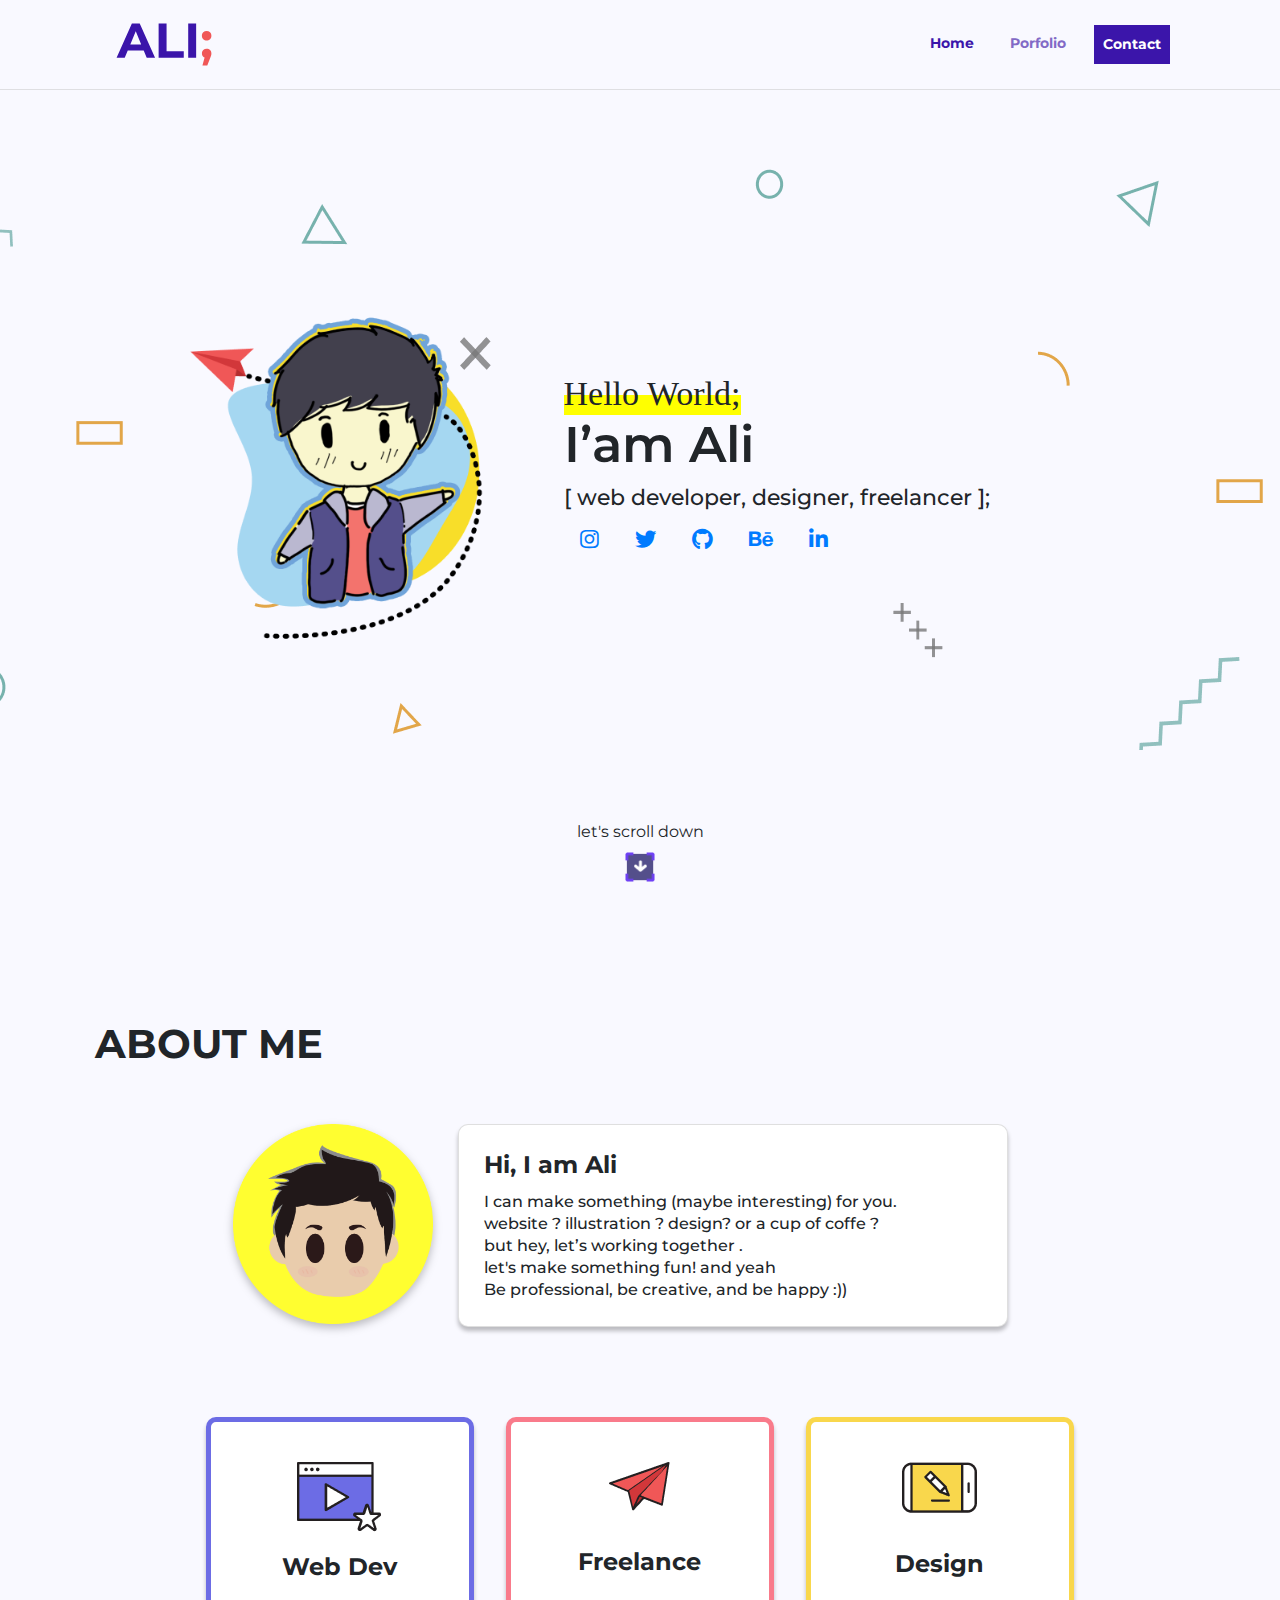
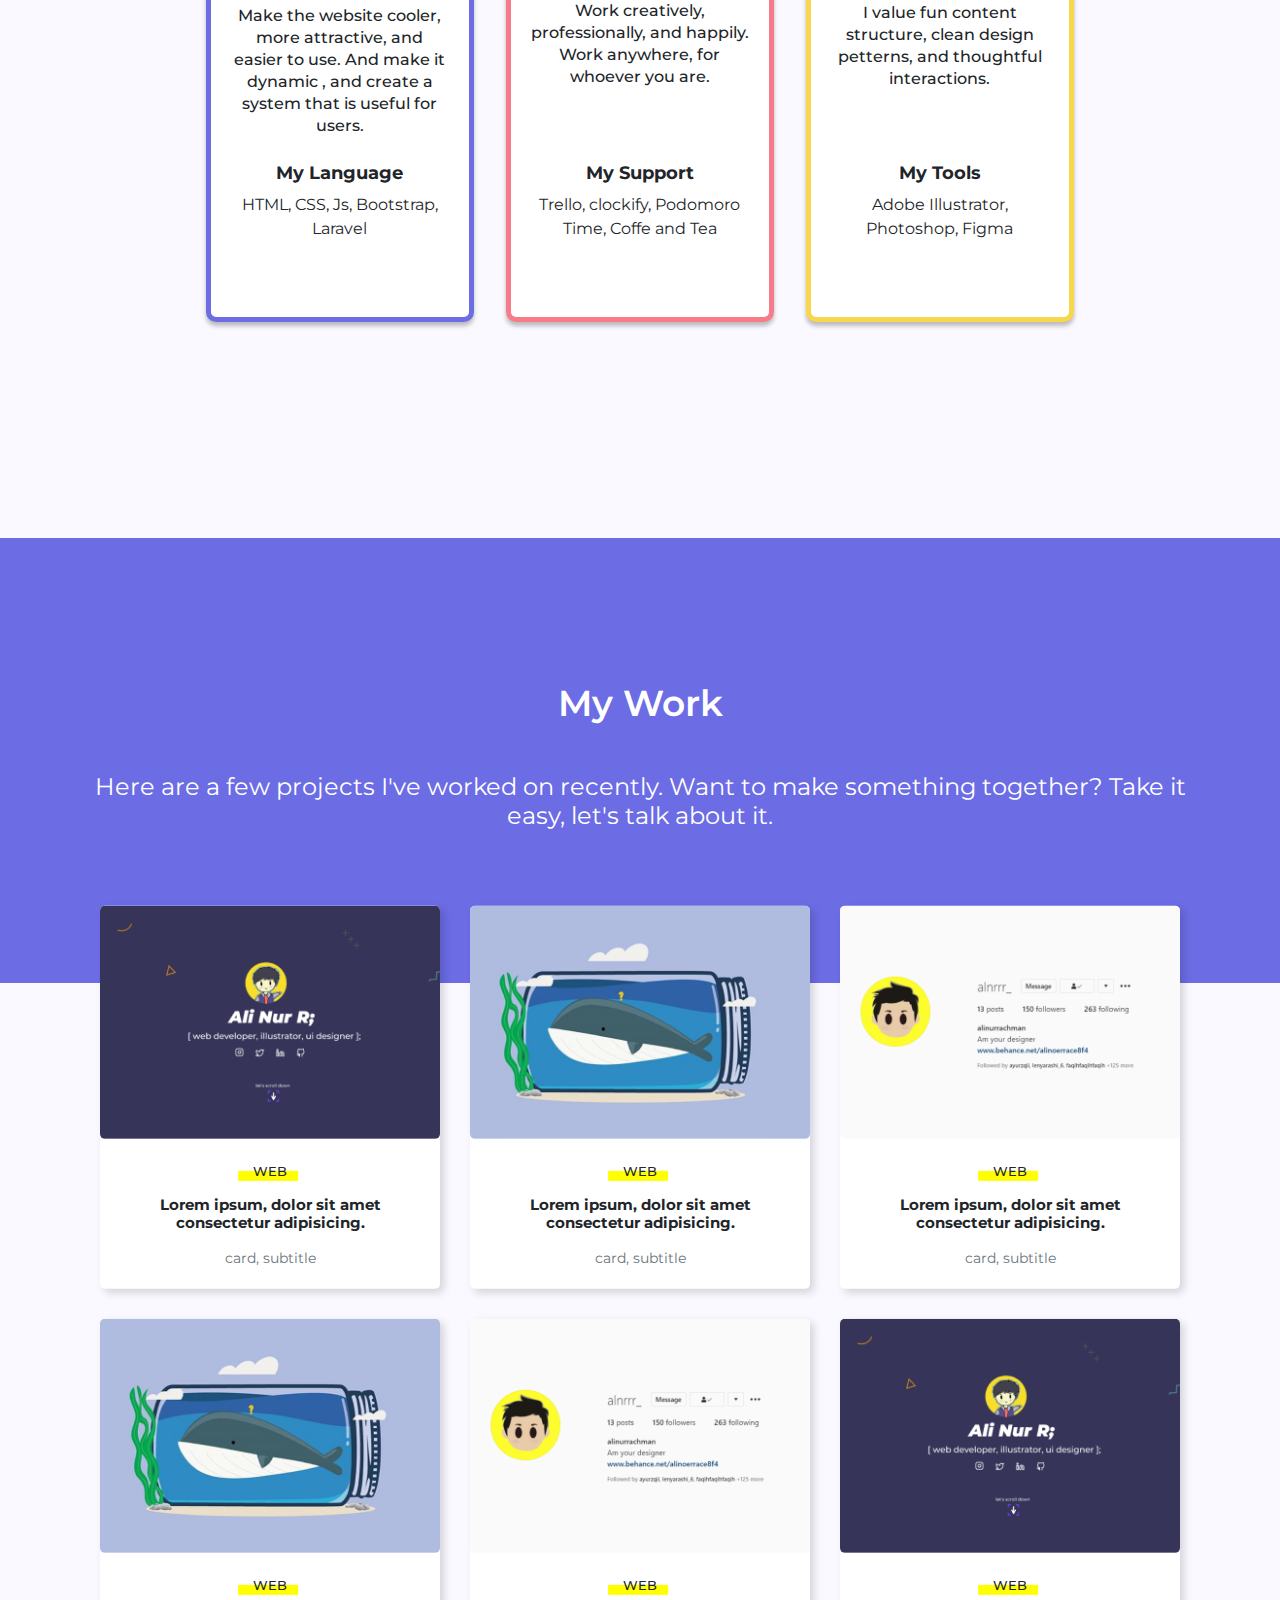
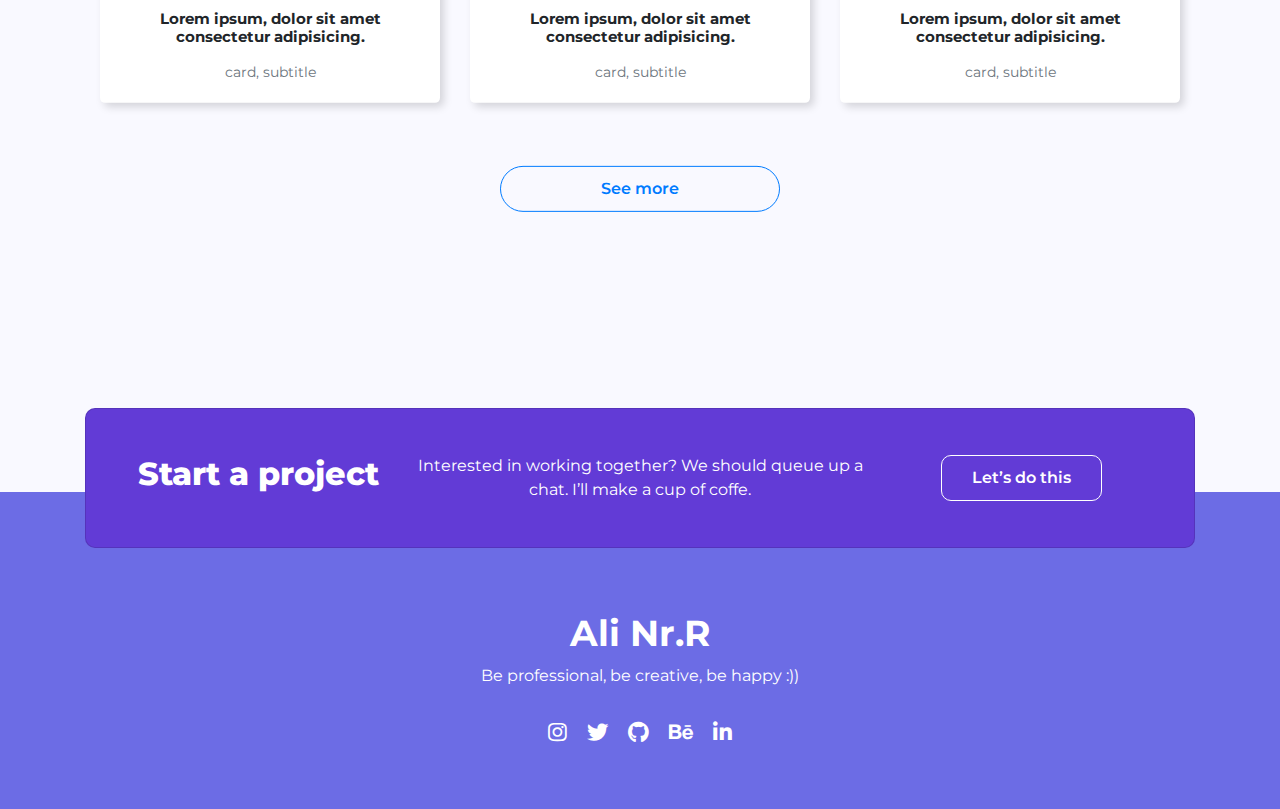
<file: index.html>
<!doctype html>
<html lang="en">

<head>
	<title>Ali-3</title>
	<!-- Required meta tags -->
	<meta charset="utf-8">
	<meta name="viewport" content="width=device-width, initial-scale=1, shrink-to-fit=no">

	<!-- Bootstrap CSS -->
	<link rel="stylesheet" href="https://stackpath.bootstrapcdn.com/bootstrap/4.3.1/css/bootstrap.min.css"
		integrity="sha384-ggOyR0iXCbMQv3Xipma34MD+dH/1fQ784/j6cY/iJTQUOhcWr7x9JvoRxT2MZw1T" crossorigin="anonymous">

	<!--  font awesome icons  -->
	<!-- <link rel="stylesheet" href="css/all.min.css"> -->
	<link rel="stylesheet" href="fontawesome/css/all.min.css" />

	<link href="https://fonts.googleapis.com/css2?family=Montserrat:wght@300;400;500;600;700;800;900&display=swap"
		rel="stylesheet">
	<!-- animate css -->
	<link rel="stylesheet" href="https://cdnjs.cloudflare.com/ajax/libs/animate.css/4.1.1/animate.min.css" />
	<!--  custom css file  -->
	<link rel="stylesheet" href="css/style.css">

</head>

<body>

	<!-- header -->
	<header class="animate__animated animate__fadeInDown animate__faster">
		<div class="container ">
			<nav class="navbar navbar-expand-lg navbar-light ">
				<div class="container">
					<a class="navbar-brand" href="index.html">
						<img src="img/Ali-Logo.svg" class="img ml-3" alt="Ali Nur Logo">
					</a>
					<button class="navbar-toggler" type="button" data-toggle="collapse" data-target="#navbarSupportedContent"
						aria-controls="navbarSupportedContent" aria-expanded="false" aria-label="Toggle navigation">
						<span class="navbar-toggler-icon"></span>
					</button>

					<div class="collapse navbar-collapse" id="navbarSupportedContent">
						<ul class="navbar-nav ml-auto">
							<li class="nav-item active">
								<a class="nav-link" href="index.html">Home</a>
							</li>
							<li class="nav-item">
								<a class="nav-link" href="portfolio.html">Porfolio</a>
							</li>
							<li class="nav-item">
								<a class=" nav-buttom" href="contact.html">Contact</a>
							</li>
						</ul>
					</div>
				</div>
			</nav>
		</div>
	</header>

	<!-- banner -->
	<div class="banner">
		<div class="container">
			<!-- content -->
			<div class="row mt-5 banner-content">
				<div class="col-lg-5 col-md-12 banner-image animate__animated animate__fadeIn animate__slow">
					<img src="img/icon-ali.png" class="icon-ali	" alt="ali nur icon">
				</div>
				<div class="col-lg-7 col-md-12 my-auto px-3 banner-text animate__animated animate__fadeIn animate__slow">
					<h5 class="banner_content_stabilo">Hello World;</h5>
					<h1>I’am Ali</h1>
					<p>[ web developer, designer, freelancer ];</p>
					<div class="icon my-3">
						<a target="_blank" href="https://www.instagram.com/alinurrachman/"><i class="fab fa-instagram fa-lg"></i>
						</a>
						<a target="_blank" href="https://twitter.com/alinurrachman"><i class="fab fa-twitter fa-lg"></i></a>
						<a target="_blank" href="https://github.com/Alinurrr"><i class="fab fa-github fa-lg"></i></a>
						<a target="_blank" href="https://www.behance.net/alinoerrace8f4"><i class="fab fa-behance fa-lg"></i></a>
						<a target="_blank" href="https://www.linkedin.com/in/ali-nur-rachman-426b2b1b7/"><i
								class="fab fa-linkedin-in fa-lg"></i></a>
					</div>
				</div>
			</div>

			<!-- content scroll down -->
			<div class="row banner-footer ">
				<div class="banner-footer-content mt-3	animate__animated animate__fadeInDown ">
					<p class="mb-2">let's scroll down</p>
					<a href="">
						<img src="img/panah-utama.png" class="mt-0" width="30">
					</a>
				</div>
			</div>
		</div>
	</div>

	<!-- About -->
	<div class="content_about" id="content_about">
		<div class="container">

			<div class="col-md-12 about-me">
				<h1>ABOUT ME</h1>
			</div>


			<div class="row">

				<div class="col-md-12 my-5">

					<div class="row no-gutters ">
						<div class="col-lg-4 col-md-12 bungkus-circle-ali">
							<img src="img/icon2.png" class="img img-fluid circle-ali" alt="alinr icon">
						</div>

						<div class="col-lg-6 col-md-12">
							<div class="card mb-3 card-utama">
								<div class="card-body ">
									<h3 class="card-title">Hi, I am Ali</h3>
									<p class="card-text my-0">I can make something (maybe interesting) for you.</p>
									<p class="card-text my-0">website ? illustration ? design? or a cup of coffe ? </p>
									<p class="card-text my-0">but hey, let’s working together . </p>
									<p class="card-text my-0">let's make something fun! and yeah</p>
									<p class="card-text my-0">Be professional, be creative, and be happy :))</p>
								</div>
							</div>
						</div>
					</div>

				</div>

				<div class="col-md-12 my-skills">
					<div class="row no-gutters">

						<div class="col-lg-4 col-md-12 my-3">
							<div class="card h-100 mx-3 card-skills skill-web">
								<div class="image-skill">
									<img src="img/web.png" class="img img-fluid ">
								</div>
								<div class="card-body pb-0">
									<h5 class="card-title">Web Dev</h5>
									<p class="card-text mt-4">Make the website cooler, more attractive, and easier to use. And make it
										dynamic , and create a system that is useful for users.</p>
								</div>
								<div class="card-footer">
									<h6 class="card-subtitle mb-2">My Language</h6>
									<p class="card-text">HTML, CSS, Js, Bootstrap, Laravel</p>
								</div>
							</div>
						</div>

						<div class="col-lg-4 col-md-12 my-3">
							<div class="card h-100 mx-3 card-skills skill-plane">
								<div class="image-skill">
									<img src="img/pesawat.png" class="img img-fluid mb-3">
								</div>
								<div class="card-body pb-0">
									<h5 class="card-title">Freelance</h5>
									<p class="card-text mt-4">Work creatively, professionally, and happily. Work anywhere, for whoever you
										are.</p>
								</div>
								<div class="card-footer">
									<h6 class="card-subtitle mb-2">My Support</h6>
									<p class="card-text">Trello, clockify, Podomoro Time, Coffe and Tea</p>
								</div>
							</div>
						</div>

						<div class="col-lg-4 col-md-12 my-3">
							<div class="card h-100 mx-3 card-skills skill-draw">
								<div class="image-skill">
									<img src="img/pensil.png" class="img img-fluid mb-3">
								</div>
								<div class="card-body pb-0">
									<h5 class="card-title">Design</h5>
									<p class="card-text mt-4">I value fun content structure, clean design petterns, and thoughtful
										interactions.</p>
								</div>
								<div class="card-footer">
									<h6 class="card-subtitle mb-2">My Tools</h6>
									<p class="card-text">Adobe Illustrator, Photoshop, Figma</p>
								</div>
							</div>
						</div>

					</div>
				</div>

			</div>
		</div>
	</div>

	<!-- my work -->

	<!-- banner -->
	<section class="section is-medium is-primary has-text-centered is-long my-work ">
		<div class="container">
			<div class="columns is-centered">
				<div class="column">
					<h1 class="my-work-tittle mb-5">My Work</h1>
					<h2 class="my-work-subtittle">Here are a few projects I've worked on recently. Want to make something
						together? Take it easy, let's talk about it.</h2>
				</div>
			</div>
		</div>
	</section>



	<!-- Modal -->
	<div class="modal fade" id="exampleModal" tabindex="-1" role="dialog" aria-labelledby="exampleModalLabel"
		aria-hidden="true">
		<div class="modal-dialog modal-lg modal-dialog-centered" role="document">
			<div class="modal-content">
				<div class="modal-header">
					<h3 class="font-weight-normal mb-3">Lorem ipsum dolor sit amet</h3>
					<button type="button" class="close" data-dismiss="modal" aria-label="Close">
						<span aria-hidden="true">&times;</span>
					</button>
				</div>
				<div class="modal-body">
					<!-- Grid row -->
					<div class="row">
						<!-- Grid column -->
						<div class="col-md-12">
							<div class="view rounded-right">
								<img class="img-fluid " src="img/my-work/web1.png" alt="Sample image">
							</div>

							<div class="text">
								<p class="text-muted">Lorem ipsum dolor sit amet consectetur adipisicing elit. Aut maiores soluta,
									distinctio accusamus voluptates magni, culpa iste labore et ex assumenda, voluptate officia amet cum
									corrupti cumque nesciunt consequuntur provident!</p>

								<ul class="list-unstyled font-small mt-5">
									<li>
										<p class="text-uppercase mb-2"><strong>Client</strong></p>
										<p class="text-muted mb-4">Envato Inc.</p>
									</li>

									<li>
										<p class="text-uppercase mb-2"><strong>Skills</strong></p>
										<p class="text-muted mb-4">Design, HTML, CSS, Javascript</p>
									</li>

									<li>
										<p class="text-uppercase mb-2"><strong>Link</strong></p>
										<a href="https://mdbootstrap.com/docs/jquery/design-blocks/">MDBootstrap</a>
									</li>
								</ul>
							</div>

						</div>
						<!-- Grid column -->

					</div>
					<!-- Grid row -->

				</div>
			</div>
		</div>
	</div>

	<section class="my-work-list">
		<div class="container">
			<div class="col-lg-12 my-work-card">
				<div class="row">

					<div class="col-lg-4 col-md-6 col-12">
						<a class="card" data-toggle="modal" data-target="#exampleModal">
							<img src="img/my-work/web1.png" class="card-img-top" alt="...">
							<div class="card-body">
								<p class="card-text mywork_content_stabilo">WEB</p>
								<h5 class="card-title">Lorem ipsum, dolor sit amet consectetur adipisicing. </h5>
								<p class="card-subtitle text-muted">card, subtitle</p>
							</div>
						</a>
					</div>
					<div class="col-lg-4 col-md-6 col-12">
						<a class="card" data-toggle="modal" data-target="#exampleModal">
							<img src="img/my-work/design1.png" class="card-img-top" alt="...">
							<div class="card-body">
								<p class="card-text mywork_content_stabilo">WEB</p>
								<h5 class="card-title">Lorem ipsum, dolor sit amet consectetur adipisicing. </h5>
								<p class="card-subtitle text-muted">card, subtitle</p>
							</div>
						</a>
					</div>
					<div class="col-lg-4 col-md-6 col-12">
						<a class="card" data-toggle="modal" data-target="#exampleModal">
							<img src="img/my-work/web2.png" class="card-img-top" alt="...">
							<div class="card-body">
								<p class="card-text mywork_content_stabilo">WEB</p>
								<h5 class="card-title">Lorem ipsum, dolor sit amet consectetur adipisicing. </h5>
								<p class="card-subtitle text-muted">card, subtitle</p>
							</div>
						</a>
					</div>
					<div class="col-lg-4 col-md-6 col-12">
						<a class="card" data-toggle="modal" data-target="#exampleModal">
							<img src="img/my-work/design1.png" class="card-img-top" alt="...">
							<div class="card-body">
								<p class="card-text mywork_content_stabilo">WEB</p>
								<h5 class="card-title">Lorem ipsum, dolor sit amet consectetur adipisicing. </h5>
								<p class="card-subtitle text-muted">card, subtitle</p>
							</div>
						</a>
					</div>
					<div class="col-lg-4 col-md-6 col-12">
						<a class="card" data-toggle="modal" data-target="#exampleModal">
							<img src="img/my-work/web2.png" class="card-img-top" alt="...">
							<div class="card-body">
								<p class="card-text mywork_content_stabilo">WEB</p>
								<h5 class="card-title">Lorem ipsum, dolor sit amet consectetur adipisicing. </h5>
								<p class="card-subtitle text-muted">card, subtitle</p>
							</div>
						</a>
					</div>
					<div class="col-lg-4 col-md-6 col-12">
						<a class="card" data-toggle="modal" data-target="#exampleModal">
							<img src="img/my-work/web1.png" class="card-img-top" alt="...">
							<div class="card-body">
								<p class="card-text mywork_content_stabilo">WEB</p>
								<h5 class="card-title">Lorem ipsum, dolor sit amet consectetur adipisicing. </h5>
								<p class="card-subtitle text-muted">card, subtitle</p>
							</div>
						</a>
					</div>

				</div>
			</div>

			<!-- button see more -->
			<div class="seemore-work my-5">
				<a href="" type="button" class="btn btn-seemore-work">See more</a>
			</div>

		</div>
	</section>

	<section class="start-project">
		<div class="container">
			<div class="card text-center">
				<div class="card-body">
					<div class="col-lg-12">
						<div class="row">
							<div class="col-lg-3 title p-0 card-responsive">
								<h1>Start a project</h1>
							</div>
							<div class="col-lg-6 text card-responsive">
								<p>Interested in working together? We should queue up a chat. I’ll make a cup of coffe.</p>
							</div>
							<div class="col-lg-3 button card-responsive">
								<a href="contact.html" type="button" class="btn">Let’s do this</a>
							</div>
						</div>
					</div>
				</div>
			</div>
		</div>
	</section>




	<!-- Footer -->
	<footer class="page-footer font-small indigo">

		<!-- Footer Links -->
		<div class="container">


			<!-- text footer row-->
			<div class="row d-flex text-center justify-content-center mb-md-0 mb-4 text-footer">

				<!-- Grid column -->
				<div class="col-md-8 col-12 mt-5">
					<h1 style="line-height: 1.7rem">Ali Nr.R</h1>
					<p style="line-height: 1.7rem">Be professional, be creative, be happy :))</p>
				</div>
				<!-- Grid column -->

			</div>

			<!-- icon footer row-->
			<div class="icon-footer row pb-5">

				<!-- Grid column -->
				<div class="col-md-12">
					<div class="icon my-3">
						<a target="_blank" href="https://www.instagram.com/alinurrachman/"><i
								class="fab fa-instagram fa-lg mx-2"></i> </a>
						<a target="_blank" href="https://twitter.com/alinurrachman"><i class="fab fa-twitter fa-lg mx-2"></i></a>
						<a target="_blank" href="https://github.com/Alinurrr"><i class="fab fa-github fa-lg mx-2"></i></a>
						<a target="_blank" href="https://www.behance.net/alinoerrace8f4"><i
								class="fab fa-behance fa-lg mx-2"></i></a>
						<a target="_blank" href="https://www.linkedin.com/in/ali-nur-rachman-426b2b1b7/"><i
								class="fab fa-linkedin-in fa-lg mx-2"></i></a>
					</div>

				</div>
				<!-- Grid column -->

			</div>
			<!-- Grid row-->

		</div>


	</footer>
	<!-- Footer -->






	<!-- Optional JavaScript -->
	<!-- jQuery first, then Popper.js, then Bootstrap JS -->
	<script src="https://code.jquery.com/jquery-3.3.1.slim.min.js"
		integrity="sha384-q8i/X+965DzO0rT7abK41JStQIAqVgRVzpbzo5smXKp4YfRvH+8abtTE1Pi6jizo" crossorigin="anonymous">
	</script>
	<script src="https://cdnjs.cloudflare.com/ajax/libs/popper.js/1.14.7/umd/popper.min.js"
		integrity="sha384-UO2eT0CpHqdSJQ6hJty5KVphtPhzWj9WO1clHTMGa3JDZwrnQq4sF86dIHNDz0W1" crossorigin="anonymous">
	</script>
	<script src="https://stackpath.bootstrapcdn.com/bootstrap/4.3.1/js/bootstrap.min.js"
		integrity="sha384-JjSmVgyd0p3pXB1rRibZUAYoIIy6OrQ6VrjIEaFf/nJGzIxFDsf4x0xIM+B07jRM" crossorigin="anonymous">
	</script>
</body>

</html>
</file>
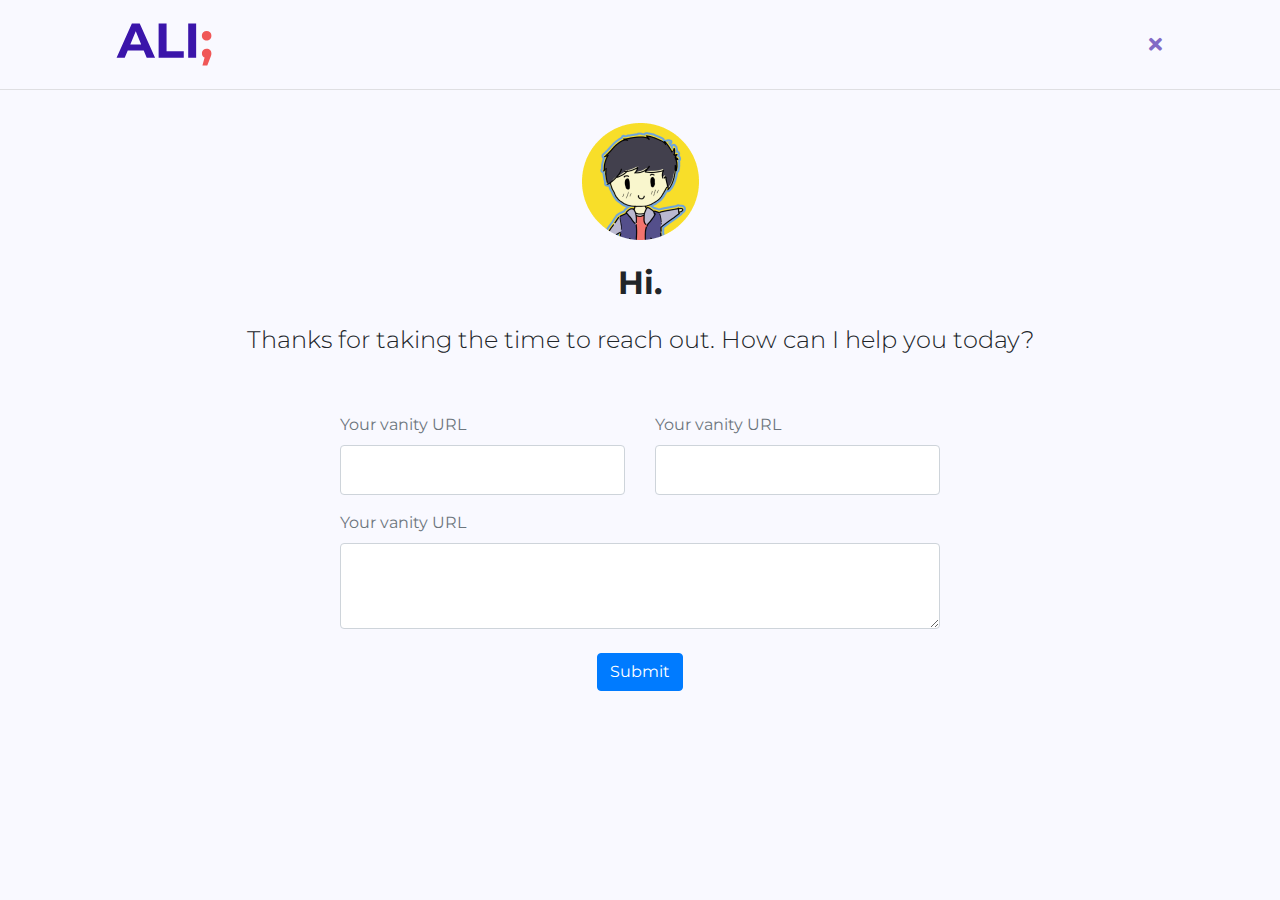
<file: contact.html>
<!doctype html>
<html lang="en">

<head>
	<title>Ali-3</title>
	<!-- Required meta tags -->
	<meta charset="utf-8">
	<meta name="viewport" content="width=device-width, initial-scale=1, shrink-to-fit=no">

	<!-- Bootstrap CSS -->
	<link rel="stylesheet" href="https://stackpath.bootstrapcdn.com/bootstrap/4.3.1/css/bootstrap.min.css"
		integrity="sha384-ggOyR0iXCbMQv3Xipma34MD+dH/1fQ784/j6cY/iJTQUOhcWr7x9JvoRxT2MZw1T" crossorigin="anonymous">

	<!--  font awesome icons  -->
	<!-- <link rel="stylesheet" href="css/all.min.css"> -->
	<link rel="stylesheet" href="fontawesome/css/all.min.css" />

	<link href="https://fonts.googleapis.com/css2?family=Montserrat:wght@300;400;500;600;700;800;900&display=swap"
		rel="stylesheet">

	<!--  custom css file  -->
	<link rel="stylesheet" href="css/style.css">

</head>

<body>

	<!-- header -->
	<header>
		<div class="container">
			<nav class="navbar navbar-expand-lg navbar-light">
				<div class="container">
					<a class="navbar-brand" href="index.html">
						<img src="img/Ali-Logo.svg" class="img ml-3" alt="Ali Nur Logo">
					</a>
					<div class="collapse navbar-collapse" id="navbarSupportedContent">
						<ul class="navbar-nav ml-auto">
							<li class="nav-item">
								<a class="nav-link" href="index.html">
									<i class="fas fa-times fa-lg"></i>
								</a>
							</li>
						</ul>
					</div>
				</div>
			</nav>
		</div>
	</header>

	<!-- contact -->

	<div class="contact-me container my-5">

		
		<!--Section: Content-->
		<section class="text-center dark-grey-text mb-5">
	
				<div class=" rounded-top">

					<img class="img img-fluid" src="img/icon.png">
					
					<!-- Section heading -->
					<h2 class="font-weight-bold my-4">Hi.</h2>
					<!-- Section description -->
					<h4 class="font-weight-light mx-auto mb-4 pb-2">Thanks for taking the time to reach out. How can I help you today?</h4>
	
					<form class="mb-4" action="">
	
						<div class="row">
							<div class="col-md-6 mb-3">
	
								<!-- Name -->
								<label class="text-muted" for="basic-url">Your vanity URL</label>
								<input type="text" id="name"  class="form-control input-lg" >
	
							</div>
							<div class="col-md-6 mb-3">
	
								<!-- Email -->
								<label class="text-muted" for="basic-url">Your vanity URL</label>
								<input type="email" id="email" class="form-control" >
	
							</div>
						</div>
	
						<div class="row">
							<div class="col-md-12">
	
								<div class="form-group mb-4">
									<label class="text-muted" for="basic-url">Your vanity URL</label>
									<textarea class="form-control rounded" id="message" rows="3" ></textarea>
								</div>
	
								<div class="text-center">
									<button type="submit" class="btn btn-primary btn-md">Submit</button>
								</div>
	
							</div>
						</div>
	
					</form>

					
					
				</div>
	
		</section>
		<!--Section: Content-->
	
	</div>

	<!-- Optional JavaScript -->
	<!-- jQuery first, then Popper.js, then Bootstrap JS -->
	<script src="https://code.jquery.com/jquery-3.3.1.slim.min.js"
		integrity="sha384-q8i/X+965DzO0rT7abK41JStQIAqVgRVzpbzo5smXKp4YfRvH+8abtTE1Pi6jizo"
		crossorigin="anonymous"></script>
	<script src="https://cdnjs.cloudflare.com/ajax/libs/popper.js/1.14.7/umd/popper.min.js"
		integrity="sha384-UO2eT0CpHqdSJQ6hJty5KVphtPhzWj9WO1clHTMGa3JDZwrnQq4sF86dIHNDz0W1"
		crossorigin="anonymous"></script>
	<script src="https://stackpath.bootstrapcdn.com/bootstrap/4.3.1/js/bootstrap.min.js"
		integrity="sha384-JjSmVgyd0p3pXB1rRibZUAYoIIy6OrQ6VrjIEaFf/nJGzIxFDsf4x0xIM+B07jRM"
		crossorigin="anonymous"></script>
</body>

</html>
</file>
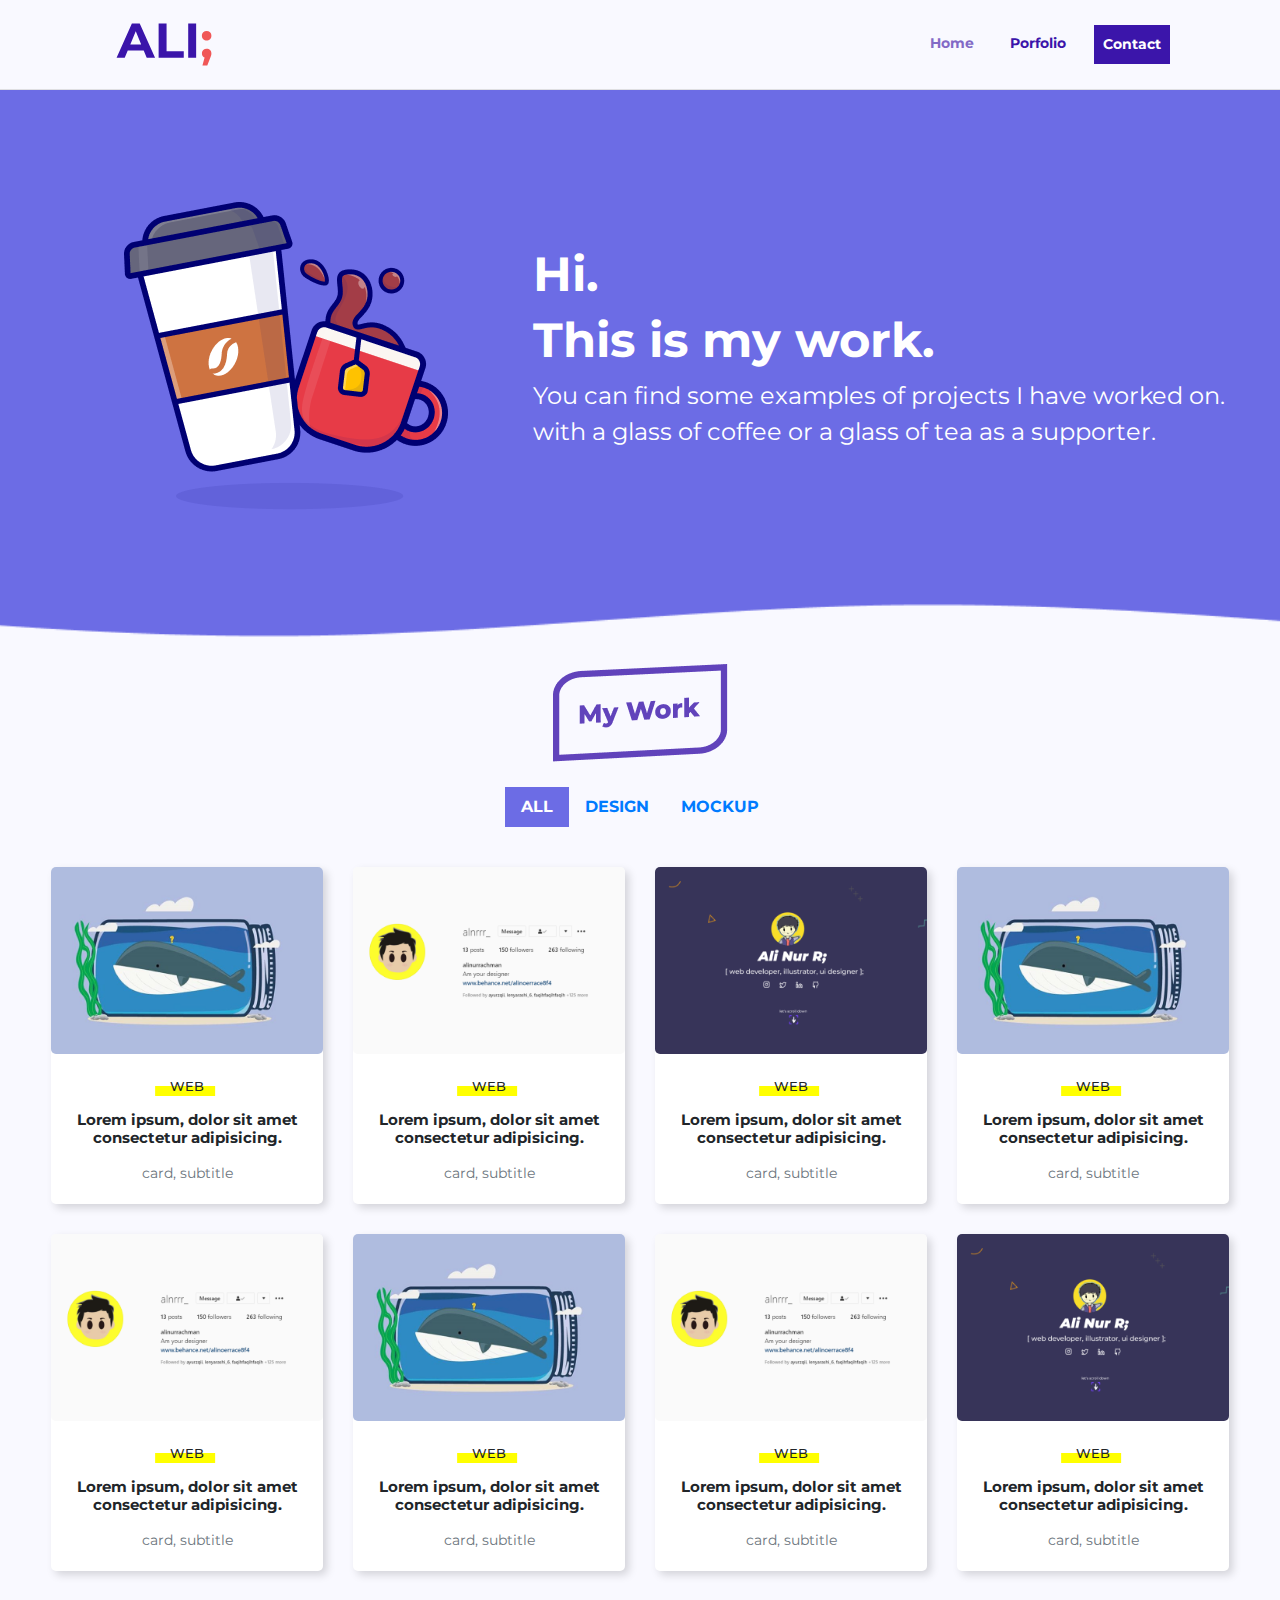
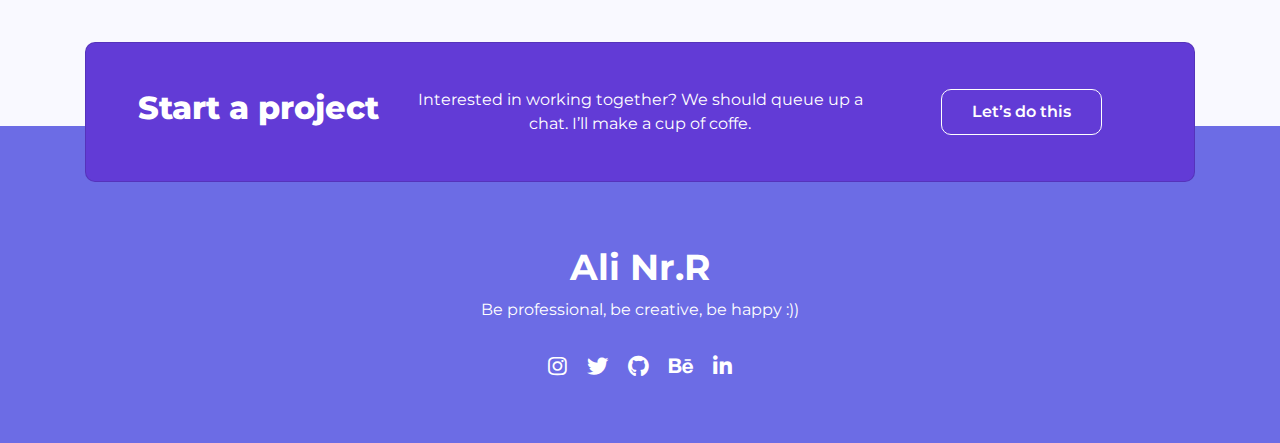
<file: portfolio.html>
<!doctype html>
<html lang="en">

<head>
	<title>Ali-3</title>
	<!-- Required meta tags -->
	<meta charset="utf-8">
	<meta name="viewport" content="width=device-width, initial-scale=1, shrink-to-fit=no">

	<!-- Bootstrap CSS -->
	<link rel="stylesheet" href="https://stackpath.bootstrapcdn.com/bootstrap/4.3.1/css/bootstrap.min.css"
		integrity="sha384-ggOyR0iXCbMQv3Xipma34MD+dH/1fQ784/j6cY/iJTQUOhcWr7x9JvoRxT2MZw1T" crossorigin="anonymous">

	<!--  font awesome icons  -->
	<!-- <link rel="stylesheet" href="css/all.min.css"> -->
	<link rel="stylesheet" href="fontawesome/css/all.min.css" />

	<link href="https://fonts.googleapis.com/css2?family=Montserrat:wght@300;400;500;600;700;800;900&display=swap"
		rel="stylesheet">
	<!-- animate css -->
	<link rel="stylesheet" href="https://cdnjs.cloudflare.com/ajax/libs/animate.css/4.1.1/animate.min.css" />
	<!--  custom css file  -->
	<link rel="stylesheet" href="css/style.css">

</head>

<body>

	<!-- header -->
	<header>
		<div class="container">
			<nav class="navbar navbar-expand-lg navbar-light">
				<div class="container">
					<a class="navbar-brand" href="index.html">
						<img src="img/Ali-Logo.svg" class="img ml-3" alt="Ali Nur Logo">
					</a>
					<button class="navbar-toggler" type="button" data-toggle="collapse" data-target="#navbarSupportedContent"
						aria-controls="navbarSupportedContent" aria-expanded="false" aria-label="Toggle navigation">
						<span class="navbar-toggler-icon"></span>
					</button>

					<div class="collapse navbar-collapse" id="navbarSupportedContent">
						<ul class="navbar-nav ml-auto">
							<li class="nav-item ">
								<a class="nav-link" href="index.html">Home</a>
							</li>
							<li class="nav-item active">
								<a class="nav-link " href="portfolio.html">Porfolio</a>
							</li>
							<li class="nav-item">
								<a class=" nav-buttom" href="contact.html">Contact</a>
							</li>
						</ul>
					</div>
				</div>
			</nav>
		</div>
	</header>



	<!--my work -->
	<div class="all-work-list">
		<!-- banner -->
		<div class="banner-worklist">
			<div class="container">
				<div class="row mt-5 banner-worklist-content">
					<div class="col-lg-4 col-md-12 banner-image p-1 animate__animated animate__bounceInLeft ">
						<img src="img/coffee_tea.png" class="icon-coffee-tea">
					</div>
					<div class="col-lg-8 col-md-12 my-auto  banner-text animate__animated animate__bounceInLeft animate__fast">
						<h1>Hi.</h1>
						<h1 class="my-work-title">This is my work.</h1>
						<p>You can find some examples of projects I have worked on. with a glass of coffee or a glass of tea as a
							supporter.</p>
					</div>
				</div>
			</div>
		</div>

		<!-- my work title  -->
		<div class="worklist-header text-center animate__animated animate__fadeIn animate__slow">
			<div class="row mx-0">
				<div class="col-12">
					<img src="img/mywork-title.png">
				</div>
			</div>
			<div class="row mx-0">
				<!--First column-->

				<!-- Nav tabs -->
				<ul class="nav flex-center flex-wrap mx-auto nav-mywork">
					<li class="nav-item active">
						<a class="nav-link  font-weight-bold text-uppercase" href="#panel31" role="tab">ALL</a>
					</li>
					<li class="nav-item">
						<a class="nav-link font-weight-bold text-uppercase" href="#panel32" role="tab">Design</a>
					</li>
					<li class="nav-item">
						<a class="nav-link font-weight-bold text-uppercase" href="#panel33" role="tab">Mockup</a>
					</li>
				</ul>

				<!--First column-->
			</div>
		</div>

		<!-- Modal -->
		<div class="modal fade" id="exampleModal" tabindex="-1" role="dialog" aria-labelledby="exampleModalLabel"
			aria-hidden="true">
			<div class="modal-dialog modal-lg modal-dialog-centered" role="document">
				<div class="modal-content">
					<div class="modal-header">
						<h3 class="font-weight-normal mb-3">Lorem ipsum dolor sit amet</h3>
						<button type="button" class="close" data-dismiss="modal" aria-label="Close">
							<span aria-hidden="true">&times;</span>
						</button>
					</div>
					<div class="modal-body">
						<!-- Grid row -->
						<div class="row">
							<!-- Grid column -->
							<div class="col-md-12">
								<div class="view rounded-right">
									<img class="img-fluid " src="img/my-work/web1.png" alt="Sample image">
								</div>

								<div class="text">
									<p class="text-muted">Lorem ipsum dolor sit amet consectetur adipisicing elit. Aut maiores soluta,
										distinctio accusamus voluptates magni, culpa iste labore et ex assumenda, voluptate officia amet cum
										corrupti cumque nesciunt consequuntur provident!</p>

									<ul class="list-unstyled font-small mt-5">
										<li>
											<p class="text-uppercase mb-2"><strong>Client</strong></p>
											<p class="text-muted mb-4">Envato Inc.</p>
										</li>

										<li>
											<p class="text-uppercase mb-2"><strong>Skills</strong></p>
											<p class="text-muted mb-4">Design, HTML, CSS, Javascript</p>
										</li>

										<li>
											<p class="text-uppercase mb-2"><strong>Link</strong></p>
											<a href="https://mdbootstrap.com/docs/jquery/design-blocks/">MDBootstrap</a>
										</li>
									</ul>
								</div>

							</div>
							<!-- Grid column -->

						</div>
						<!-- Grid row -->

					</div>
				</div>
			</div>
		</div>

		<!-- worklist content -->
		<div class="work-list-content text-center">
			<div class="row mx-3 my-work-card">
				<div class="col-lg-3 col-md-4 col-sm-6 col-xs-12">
					<a class="card" data-toggle="modal" data-target="#exampleModal">
						<img src="img/my-work/design1.png" class="card-img-top" alt="...">
						<div class="card-body">
							<p class="card-text mywork_content_stabilo">WEB</p>
							<h5 class="card-title">Lorem ipsum, dolor sit amet consectetur adipisicing. </h5>
							<p class="card-subtitle text-muted">card, subtitle</p>
						</div>
					</a>
				</div>
				<div class="col-lg-3 col-md-4 col-sm-6 col-xs-12">
					<a class="card" data-toggle="modal" data-target="#exampleModal">
						<img src="img/my-work/web2.png" class="card-img-top" alt="...">
						<div class="card-body">
							<p class="card-text mywork_content_stabilo">WEB</p>
							<h5 class="card-title">Lorem ipsum, dolor sit amet consectetur adipisicing. </h5>
							<p class="card-subtitle text-muted">card, subtitle</p>
						</div>
					</a>
				</div>
				<div class="col-lg-3 col-md-4 col-sm-6 col-xs-12">
					<a class="card" data-toggle="modal" data-target="#exampleModal">
						<img src="img/my-work/web1.png" class="card-img-top" alt="...">
						<div class="card-body">
							<p class="card-text mywork_content_stabilo">WEB</p>
							<h5 class="card-title">Lorem ipsum, dolor sit amet consectetur adipisicing. </h5>
							<p class="card-subtitle text-muted">card, subtitle</p>
						</div>
					</a>
				</div>
				<div class="col-lg-3 col-md-4 col-sm-6 col-xs-12">
					<a class="card" data-toggle="modal" data-target="#exampleModal">
						<img src="img/my-work/design1.png" class="card-img-top" alt="...">
						<div class="card-body">
							<p class="card-text mywork_content_stabilo">WEB</p>
							<h5 class="card-title">Lorem ipsum, dolor sit amet consectetur adipisicing. </h5>
							<p class="card-subtitle text-muted">card, subtitle</p>
						</div>
					</a>
				</div>

				<div class="col-lg-3 col-md-4 col-sm-6 col-xs-12">
					<a class="card" data-toggle="modal" data-target="#exampleModal">
						<img src="img/my-work/web2.png" class="card-img-top" alt="...">
						<div class="card-body">
							<p class="card-text mywork_content_stabilo">WEB</p>
							<h5 class="card-title">Lorem ipsum, dolor sit amet consectetur adipisicing. </h5>
							<p class="card-subtitle text-muted">card, subtitle</p>
						</div>
					</a>
				</div>
				<div class="col-lg-3 col-md-4 col-sm-6 col-xs-12">
					<a class="card" data-toggle="modal" data-target="#exampleModal">
						<img src="img/my-work/design1.png" class="card-img-top" alt="...">
						<div class="card-body">
							<p class="card-text mywork_content_stabilo">WEB</p>
							<h5 class="card-title">Lorem ipsum, dolor sit amet consectetur adipisicing. </h5>
							<p class="card-subtitle text-muted">card, subtitle</p>
						</div>
					</a>
				</div>

				<div class="col-lg-3 col-md-4 col-sm-6 col-xs-12">
					<a class="card" data-toggle="modal" data-target="#exampleModal">
						<img src="img/my-work/web2.png" class="card-img-top" alt="...">
						<div class="card-body">
							<p class="card-text mywork_content_stabilo">WEB</p>
							<h5 class="card-title">Lorem ipsum, dolor sit amet consectetur adipisicing. </h5>
							<p class="card-subtitle text-muted">card, subtitle</p>
						</div>
					</a>
				</div>

				<div class="col-lg-3 col-md-4 col-sm-6 col-xs-12">
					<a class="card" data-toggle="modal" data-target="#exampleModal">
						<img src="img/my-work/web1.png" class="card-img-top" alt="...">
						<div class="card-body">
							<p class="card-text mywork_content_stabilo">WEB</p>
							<h5 class="card-title">Lorem ipsum, dolor sit amet consectetur adipisicing. </h5>
							<p class="card-subtitle text-muted">card, subtitle</p>
						</div>
					</a>
				</div>
			</div>
		</div>

	</div>




	<!-- start project -->
	<section class="start-project">
		<div class="container">
			<div class="card text-center">
				<div class="card-body">
					<div class="col-lg-12">
						<div class="row">
							<div class="col-lg-3 title p-0 card-responsive">
								<h1>Start a project</h1>
							</div>
							<div class="col-lg-6 text card-responsive">
								<p>Interested in working together? We should queue up a chat. I’ll make a cup of coffe.</p>
							</div>
							<div class="col-lg-3 button card-responsive">
								<a href="contact.html" type="button" class="btn">Let’s do this</a>
							</div>
						</div>
					</div>
				</div>
			</div>
		</div>
	</section>





	<!-- Footer -->
	<footer class="page-footer font-small indigo">

		<!-- Footer Links -->
		<div class="container">


			<!-- text footer row-->
			<div class="row d-flex text-center justify-content-center mb-md-0 mb-4 text-footer">

				<!-- Grid column -->
				<div class="col-md-8 col-12 mt-5">
					<h1 style="line-height: 1.7rem">Ali Nr.R</h1>
					<p style="line-height: 1.7rem">Be professional, be creative, be happy :))</p>
				</div>
				<!-- Grid column -->

			</div>

			<!-- icon footer row-->
			<div class="icon-footer row pb-5">

				<!-- Grid column -->
				<div class="col-md-12">
					<div class="icon my-3">
						<a target="_blank" href="https://www.instagram.com/alinurrachman/"><i
								class="fab fa-instagram fa-lg mx-2"></i> </a>
						<a target="_blank" href="https://twitter.com/alinurrachman"><i class="fab fa-twitter fa-lg mx-2"></i></a>
						<a target="_blank" href="https://github.com/Alinurrr"><i class="fab fa-github fa-lg mx-2"></i></a>
						<a target="_blank" href="https://www.behance.net/alinoerrace8f4"><i
								class="fab fa-behance fa-lg mx-2"></i></a>
						<a target="_blank" href="https://www.linkedin.com/in/ali-nur-rachman-426b2b1b7/"><i
								class="fab fa-linkedin-in fa-lg mx-2"></i></a>
					</div>

				</div>
				<!-- Grid column -->

			</div>
			<!-- Grid row-->

		</div>


	</footer>
	<!-- Footer -->






	<!-- Optional JavaScript -->
	<!-- jQuery first, then Popper.js, then Bootstrap JS -->
	<script src="https://code.jquery.com/jquery-3.3.1.slim.min.js"
		integrity="sha384-q8i/X+965DzO0rT7abK41JStQIAqVgRVzpbzo5smXKp4YfRvH+8abtTE1Pi6jizo" crossorigin="anonymous">
	</script>
	<script src="https://cdnjs.cloudflare.com/ajax/libs/popper.js/1.14.7/umd/popper.min.js"
		integrity="sha384-UO2eT0CpHqdSJQ6hJty5KVphtPhzWj9WO1clHTMGa3JDZwrnQq4sF86dIHNDz0W1" crossorigin="anonymous">
	</script>
	<script src="https://stackpath.bootstrapcdn.com/bootstrap/4.3.1/js/bootstrap.min.js"
		integrity="sha384-JjSmVgyd0p3pXB1rRibZUAYoIIy6OrQ6VrjIEaFf/nJGzIxFDsf4x0xIM+B07jRM" crossorigin="anonymous">
	</script>
</body>

</html>
</file>
<file: css/style.css>
body {
  background-color: #f9f9ff;
  font-family: Montserrat;
}


a {
  cursor: pointer;
}


/* ------------------- navbar ------------------- */

header {
  position: fixed;
  background-color: #f9f9ff;
  top: 0;
  right: 0;
  left: 0;
  z-index: 10;
  border-bottom: 1px solid rgba(198, 198, 198, 0.5);
}

.navbar {
  padding: 18px 0;
}

.navbar .navbar-brand img {
  width: 96px;
}

.navbar .navbar-nav .nav-item .nav-link {
  margin: 0 10px;
}

.navbar .container .navbar-nav .nav-item a {
  font-style: normal;
  font-weight: normal;
  font-size: 14px;
  display: flex;
  align-items: center;
  color: #826ac6;
  font-weight: bolder;
}

.navbar .container .navbar-nav a:hover,
.navbar .container .navbar-nav .active a {
  font-weight: bolder;
  font-size: 14px;
  display: flex;
  align-items: center;
  color: #3b15aa;
}

.navbar .container .navbar-nav .nav-item .nav-buttom {
  display: flex;
  border: 1px solid transparent;
  background-color: #3b15aa;
  color: white;
  margin: 0 10px;
  padding: 8px;
}

.navbar .container .navbar-nav .nav-item .nav-buttom:hover {
  text-decoration: none;
  background-color: transparent;
  border: 1px solid #3b15aa;
  color: #3b15aa;
}

/* ------------------- navbar ------------------- */
.banner {
  background-color: #f9f9ff;
  background-image: url("../img/motif.png");
  animation: fadeIn;
  background-repeat: no-repeat;
  background-size: 70% cover;
  background-position: center;
  position: relative;
  height: 100vh;
  min-height: 100vh;
  display: flex !important;
  padding: 0;
  justify-content: center;
  /* untuk horizontal */
  align-items: center !important;
  /* untuk vertical */
}

@media screen and (max-width: 767px) {
  .banner {
    background-image: none;
  }
}

.banner .banner-content .banner-image .icon-ali {
  height: 369px;
  display: block;
  margin-left: auto;
}

@media screen and (max-width: 991px) {
  .banner .banner-content .banner-image .icon-ali {
    height: 260px;
    display: block;
  }
}

@media screen and (max-height: 600px) {
  .banner .banner-content .banner-image .icon-ali {
    height: 180px;
  }
}

@media screen and (max-width: 991px) {
  .banner .banner-content .banner-image .icon-ali {
    margin-left: auto;
    margin-right: auto;
  }
}

@media screen and (max-width: 991px) {
  .banner .banner-content .banner-text {
    display: block;
    text-align: center;
  }
}

.banner .banner-content {
  margin: auto;
}

.banner .banner-content .banner-text h5 {
  font-family: Roboto;
  font-style: normal;
  font-weight: 500;
  font-size: 34px;
  line-height: 82.03%;
}

@media screen and (max-width: 480px) {
  .banner .banner-content .banner-text h5 {
    font-size: 28px;
  }
}

.banner_content_stabilo {
  position: relative;
  display: inline-block;
  padding-top: -2px;
  z-index: 1;
}

.banner_content_stabilo::after {
  content: "";
  position: absolute;
  bottom: 0;
  left: 0;
  width: 100%;
  height: 20px;
  background-color: yellow;
  z-index: -1;
  transform: translateY(40%);
}


.banner .banner-content .banner-text h1 {
  font-family: Montserrat;
  font-style: normal;
  font-weight: 600;
  font-size: 50px;
}

@media screen and (max-width: 480px) {
  .banner .banner-content .banner-text h1 {
    font-size: 42px;
  }
}

.banner .banner-content .banner-text p {
  font-family: Montserrat;
  font-style: normal;
  font-weight: 500;
  font-size: 22px;
  line-height: 29px;
}

@media screen and (max-width: 480px) {
  .banner .banner-content .banner-text p {
    font-size: 16px;
  }
}

.banner .banner-content .banner-text .icon a {
  margin: 0 16px;
}

@media screen and (max-width: 480px) {
  .banner .banner-content .banner-text .icon a {
    margin: -10px 8px 50px;
  }
}

.banner-footer .banner-footer-content {
  margin: auto;
  text-align: center;
  position: absolute;
  bottom: 2%;
  left: 0;
  width: 100%;
  z-index: 1;
}

@media only screen and (max-height: 550px) {
  .banner-footer .banner-footer-content {
    display: none;
  }
}

/* ------------------- about ------------------- */

.content_about {
  position: relative;
  padding-top: 110px;
}


.content_about .container {
  margin: 40px 0px 10;
  padding: 10px;
}

.content_about .about-me h1 {
  font-weight: 700;
}

@media screen and (max-width: 994px) {
  .content_about .about-me {
    text-align: center;
    display: block;
  }
}

@media screen and (max-width: 994px) {
  .content_about .bungkus-circle-ali {
    margin: 30px 0px;
  }
}



.content_about .circle-ali {
  height: 200px;
  display: block;
  margin-left: auto;
  padding-right: 20px;
  filter: drop-shadow(0px 4px 4px rgba(0, 0, 0, 0.25));
}


@media screen and (max-width: 994px) {
  .content_about .circle-ali {
    align-items: center;
    margin-right: auto;
  }

}


.content_about .container .card-utama {
  padding: 5px;
  margin: 0 5px;
  border-radius: 10px;
  box-shadow: 0px 4px 4px rgba(0, 0, 0, 0.25);
}


.content_about .container .row h1 {
  font-family: Montserrat;
  font-style: normal;
  font-weight: bold;
  font-size: 36px;
  line-height: 175.62%;
}

.content_about .card-body {
  font-family: Montserrat;
}

.content_about .card-body .card-title {
  font-style: normal;
  font-weight: 700;
  font-size: 24px;
  line-height: 29px;
}

.content_about .card-body .card-text {
  font-style: normal;
  font-weight: 500;
  font-size: 16px;
  line-height: 22px;
}

.content_about .my-skills {
  padding: 0 125px;
}

@media screen and (max-width: 994px) {
  .content_about .my-skills {
    padding: 0 30px;
  }
}

.content_about .my-skills .card-skills {
  border-radius: 10px;
  border: 5px solid;
  box-shadow: 0px 4px 4px rgba(0, 0, 0, 0.25);
  text-align: center;
  margin: 10px;
}

.content_about .my-skills .skill-web {
  border-color: #6C6CE5;
}

.content_about .my-skills .skill-plane {
  border-color: #F97B8B;
}

.content_about .my-skills .skill-draw {
  border-color: #F9D74C;
}

.content_about .my-skills .card-skills .image-skill {
  margin-top: 40px;
}

.content_about .my-skills .card-skills .card-footer {
  background: none;
  border: none;
  height: 10rem;
}

.content_about .my-skills .card-skills .card-subtitle {
  font-size: 18px;
  font-weight: bold;
}


/* ------------------- my work ------------------- */
.my-work {
  position: relative;
}

@media screen and (min-width: 1216px) {
  .section.is-long {
    padding-bottom: 18rem;
    padding-top: 9rem;
  }
}

@media screen and (min-width: 769px) {
  .section.is-long {
    padding-bottom: 16rem;
    padding-top: 8rem;
  }
}

.section.is-long {
  padding-bottom: 14rem;
  padding-top: 7rem;
}

.my-work {
  margin-top: 200px;
}

.section.is-primary {
  background-color: #6C6CE5;
  color: #fff;
}

@media screen and (min-width: 1024px) {
  .section.is-medium {
    padding: 9rem 1.5rem;
  }
}

.has-text-centered {
  text-align: center !important;
}

@media screen and (min-width: 769px),
print {
  .columns:not(.is-desktop) {
    display: -webkit-box;
    display: flex;
  }
}

.columns.is-centered {
  -webkit-box-pack: center;
  justify-content: center;
}

.columns:last-child {
  margin-bottom: -0.75rem;
}

.columns {
  margin-left: -0.75rem;
  margin-right: -0.75rem;
  margin-top: -0.75rem;
}

@media screen and (min-width: 769px),
print {

  .column.is-three-fifths,
  .column.is-three-fifths-tablet {
    -webkit-box-flex: 0;
    flex: none;
    width: 60%;
  }
}

.column {
  display: block;
  flex-basis: 0;
  -webkit-box-flex: 1;
  flex-grow: 1;
  flex-shrink: 1;
  padding: 0.75rem;
}

.my-work .my-work-tittle {
  font-weight: 600;
  font-size: 36px;
}

.my-work .my-work-subtittle {
  font-size: 24px;
  font-weight: 400;
}

.my-work-list {
  transform: translateY(-10%);
}


@media screen and (max-width: 769px) {
  .my-work-list {
    transform: translateY(-5%);
  }
}

.my-work-list .my-work-card {
  text-align: center;
}

.modal .view img {
  width: 100%;
  margin-bottom: 10px;
}

.modal .modal-body {
  padding: 50px;
}

@media screen and (max-width: 992px) {
  .modal .modal-body {
    padding: 25px;
  }
}

.modal .modal-body .text {
  padding: 10px;
}


@media screen and (max-width: 576px) {
  .modal .modal-body .text p {
    font-size: 14px;
  }
}

.modal h3 {
  font-weight: 700 !important;
}

.my-work-card .card {
  background: #FFFFFF;
  box-shadow: 4px 4px 8px rgba(0, 0, 0, 0.15);
  border-radius: 5px;
  border: none;
  margin-top: 15px;
  margin-bottom: 15px;
}

.my-work-card .card:hover {
  box-shadow: 4px 8px 12px rgba(0, 0, 0, 0.25);
}

.my-work-card .card img {
  border-radius: 5px;
}


.my-work-card .card-body .card-title {
  font-size: 15px;
  font-weight: 700;
  margin-top: 10px;
}

.my-work-card .card-body .card-text {
  margin-bottom: 5px;
  font-weight: 500;
  font-size: 13px;
}

.my-work-card .card-body .card-subtitle {
  font-size: 14px;
  font-weight: normal;
  margin-top: 16px;
}

.mywork_content_stabilo {
  position: relative;
  display: inline-block;
  padding-top: -1px;
  z-index: 1;
}

.mywork_content_stabilo::after {
  content: "";
  position: absolute;
  bottom: 0;
  align-items: center;
  left: 0;
  width: 175%;
  height: 10px;
  background-color: yellow;
  z-index: -1;
  transform: translateY(0%);
  transform: translateX(-25%);
}

.seemore-work {
  text-align: center;
}

.seemore-work .btn-seemore-work {
  background-color: transparent;
  border-radius: 50px;
  padding: 10px 100px;
  font-weight: 600;
  color: #007bff;
  border-color: #007bff;
}

.seemore-work .btn-seemore-work:hover {
  color: #fff;
  background-color: #007bff;
  border-color: #007bff;
}


/* ------------------- start-project ------------------- */
.start-project {
  transform: translateY(40%);
}

@media screen and (max-width: 992px) {
  .start-project {
    transform: translateY(30%);
  }
}

.start-project .card {
  background-color: #623BD6;
  color: white;
  border-radius: 10px;
}

.start-project .card .card-body .row {
  display: flex;
  align-items: center !important;
}

.start-project .card .card-body {
  padding: 45px;
  margin: auto;
}

.start-project .card .card-body h1 {
  font-size: 2rem;
  font-weight: 800;
}

.start-project .card .card-body p {
  font-size: 16px;
  font-weight: normal;
  margin-bottom: 0;
}

.start-project .card .card-body a {
  border-radius: 10px;
  padding: 10px 30px;
  font-weight: 600;
  background-color: transparent;
  border-color: #ffffff;
  color: #ffffff;
}

@media screen and (max-width: 992px) {
  .start-project .card .card-body .card-responsive {
    padding: 12px;
  }
}


.start-project .card .card-body a:hover {
  background-color: #ffffff;
  border-color: transparent;
  color: #623BD6;
}






/* ------------------- footer ------------------- */
footer {
  text-align: center;
  background-color: #6C6CE5;
  color: white;
}

footer .text-footer {
  display: inline;
  padding-top: 80px;
}

footer .text-footer h1 {
  font-weight: bold;
  margin-bottom: 15px;
  font-size: 36px;
}

footer .text-footer p {
  font-weight: normal;
  font-size: 16px;
}


footer .icon-footer a {
  color: #ffffff;
  text-decoration: none;
}

footer .icon-footer a:hover {
  color: #F9D74C;
}

/* ------------------- page contact ------------------- */

.contact-me {
  padding-top: 75px;
}

.contact-me form {
  text-align: left;
  max-width: 600px;
}

.contact-me form input {
  height: 50px;
  line-height: 14px;
}

@media screen and (min-width: 769px) {
  .contact-me form {
    margin: 50px auto 0;
  }
}



/* ------------------- page portfolio ------------------- */

/* banner */
.all-work-list .banner-worklist {
  padding: 150px 0 150px 100px;
  background-image: url("../img/banner-worklist.png");
  background-repeat: no-repeat;
  background-size: cover;
  background-position: center;
  posi
}

@media screen and (max-width: 991px) {
  .all-work-list .banner-worklist {
    padding: 80px 0;
    text-align: center;
  }
}

@media screen and (max-width: 991px) {
  .all-work-list .banner-worklist .banner-worklist-content .icon-coffee-tea {
    height: 200px;
    display: block;
    margin-left: auto;
    margin-right: auto;
  }
}

@media screen and (max-height: 600px) {
  .all-work-list .banner-worklist-content .icon-coffee-tea {
    height: 180px;
  }
}

@media screen and (max-width: 600px) {
  .all-work-list .banner-worklist-content .banner-text h1.my-work-title {
    font-size: 32px;
  }
}

@media screen and (max-width: 600px) {
  .all-work-list .banner-worklist-content .banner-text p {
    font-size: 18px;
  }

}

.all-work-list .banner-worklist-content .banner-text {
  padding-left: 33px;
}

.all-work-list .banner-worklist-content h1 {
  font-weight: bold;
  font-size: 48px;
  color: #FFFFFF;
}

.all-work-list .banner-worklist-content p {
  font-weight: 400;
  font-size: 24px;
  color: #FFFFFF;
}

/* header */
.all-work-list .worklist-header .nav-mywork {
  padding: 25px 0;
}

/* content */


@media screen and (min-width: 1200px) {
  .work-list-content {
    padding: 0 20px;
  }
}

.all-work-list .worklist-header a:hover,
.all-work-list .worklist-header .active a {
  background-color: #6C6CE5;
  color: white;
}
</file>
